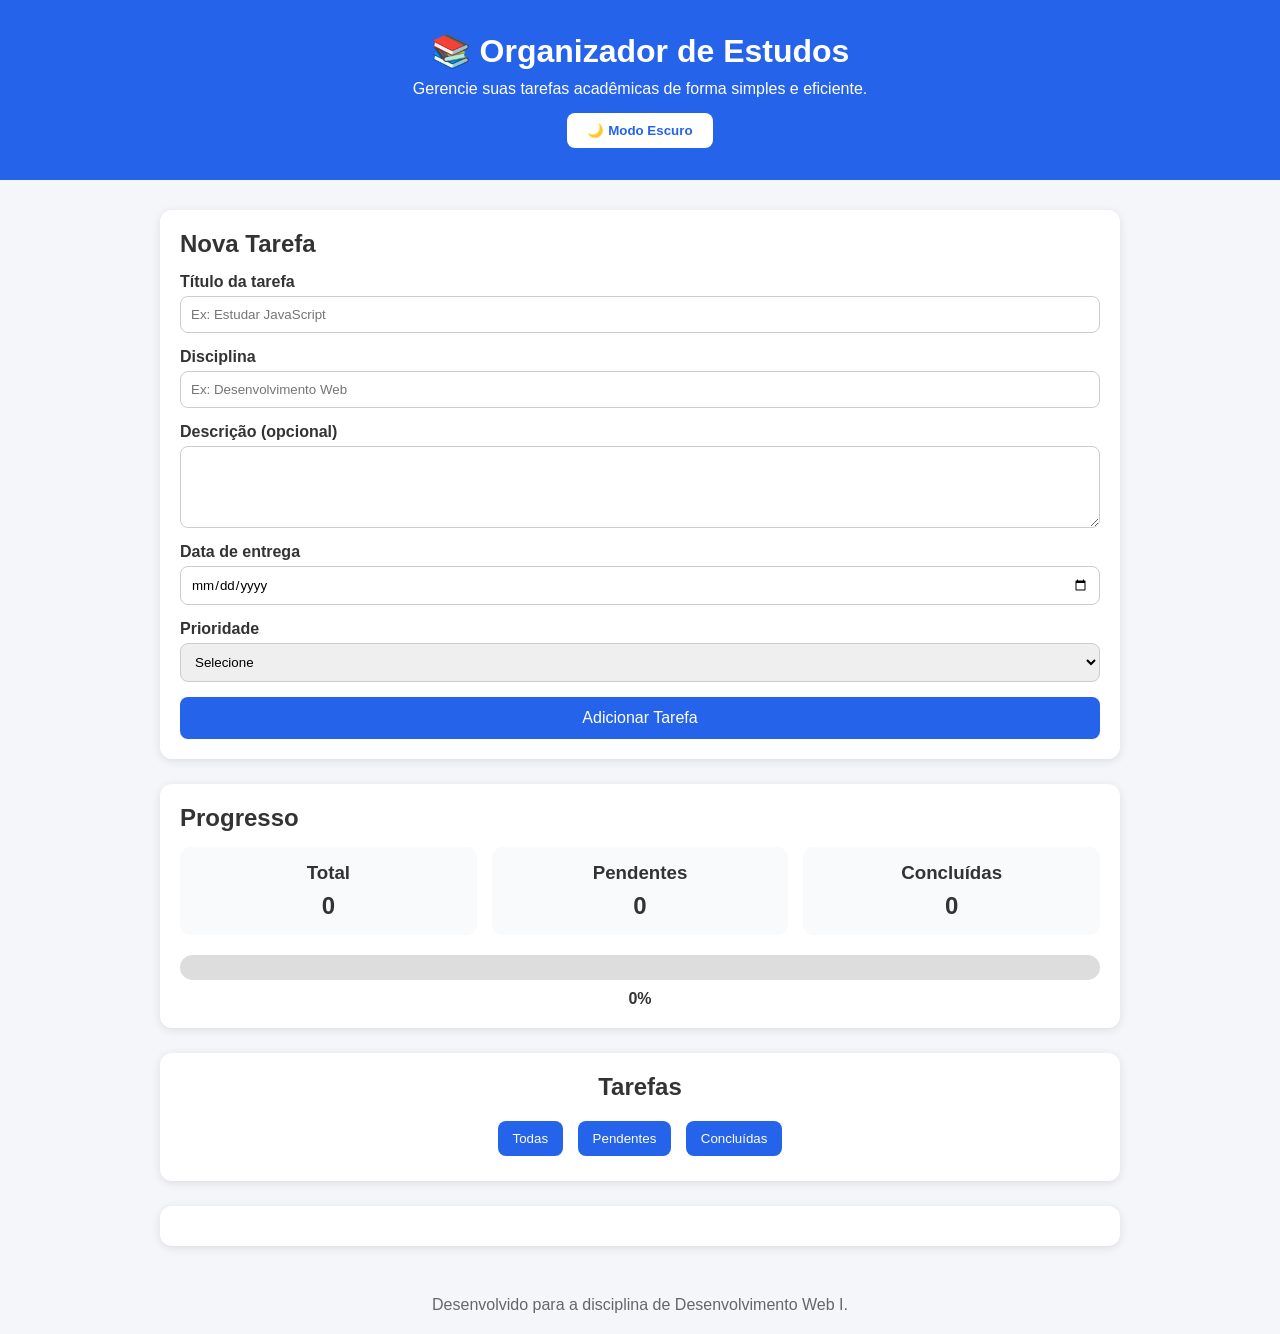
<file: index.html>
<!DOCTYPE html>
<html lang="pt-BR">
<head>
    <meta charset="UTF-8">
    <meta name="viewport" content="width=device-width, initial-scale=1.0">
    <title>Organizador de Estudos</title>
    <link rel="icon" href="images/icone.png"/>

    <link rel="stylesheet" href="css/style.css">
</head>
<body>

    <header>
        <h1>📚 Organizador de Estudos</h1>
        <p>Gerencie suas tarefas acadêmicas de forma simples e eficiente.</p>

        <button id="btn-tema">
            🌙 Modo Escuro
        </button>
    </header>

    <main>

        <!-- Formulário de cadastro -->
        <section class="cadastro-tarefa">

            <h2>Nova Tarefa</h2>

            <form id="form-tarefa">

                <div class="campo">
                    <label for="titulo">Título da tarefa</label>
                    <input
                        type="text"
                        id="titulo"
                        placeholder="Ex: Estudar JavaScript"
                        required
                    >
                </div>

                <div class="campo">
                    <label for="disciplina">Disciplina</label>
                    <input
                        type="text"
                        id="disciplina"
                        placeholder="Ex: Desenvolvimento Web"
                        required
                    >
                </div>

                <div class="campo">
                    <label for="descricao">
                        Descrição (opcional)
                    </label>

                    <textarea
                        id="descricao"
                        placeholder="Detalhes da atividade..."
                        rows="4">
                    </textarea>
                </div>

                <div class="campo">
                    <label for="data">Data de entrega</label>
                    <input
                        type="date"
                        id="data"
                        required
                    >
                </div>

                <div class="campo">
                    <label for="prioridade">Prioridade</label>

                    <select id="prioridade" required>
                        <option value="">Selecione</option>
                        <option value="Alta">Alta</option>
                        <option value="Média">Média</option>
                        <option value="Baixa">Baixa</option>
                    </select>
                </div>

                <button type="submit" id="btn-salvar">
                        Adicionar Tarefa
                </button>

                <button
                    type="button"
                    id="btn-cancelar"
                    style="display: none;">
                    Cancelar Edição
                </button>

            </form>

        </section>

        <!-- Dashboard (na verdade ainda não é uma dashboard completa rsrs!) -->
        <section class="dashboard">

            <h2>Progresso</h2>

            <div class="estatisticas">

                <div class="card">
                    <h3>Total</h3>
                    <p id="total-tarefas">0</p>
                </div>

                <div class="card">
                    <h3>Pendentes</h3>
                    <p id="pendentes">0</p>
                </div>

                <div class="card">
                    <h3>Concluídas</h3>
                    <p id="concluidas">0</p>
                </div>

            </div>

            <div class="barra-progresso">

                <div id="progresso"></div>

            </div>

            <p id="percentual">0%</p>

        </section>

        <!-- Filtros -->
        <section class="filtros">

            <h2>Tarefas</h2>

            <button id="btn-todas">
                Todas
            </button>

            <button id="btn-pendentes">
                Pendentes
            </button>

            <button id="btn-concluidas">
                Concluídas
            </button>

        </section>

        <!-- Lista de tarefas -->
        <section>

            <ul id="lista-tarefas">

                <!--
                As tarefas serão inseridas aqui
                pelo JavaScript.
                -->

            </ul>

        </section>

    </main>

    <footer>
        <p>
            Desenvolvido para a disciplina de Desenvolvimento Web I.
        </p>
    </footer>

    <script src="js/script.js"></script>

</body>
</html>
</file>
<file: css/style.css>
/* ===== RESET ===== */

* {
    margin: 0;
    padding: 0;
    box-sizing: border-box;
}

body {
    font-family: Arial, Helvetica, sans-serif;
    background-color: #f4f6f9;
    color: #333;
    min-height: 100vh;
}

/* ===== Estilização do cabeçalho ===== */

header {
    background-color: #2563eb;
    color: white;
    text-align: center;
    padding: 2rem;
}

header h1 {
    margin-bottom: 10px;
}

/* ===== Estilização do conteúdo principal ===== */

main {
    max-width: 1000px;
    margin: 30px auto;
    padding: 0 20px;
}

/* ===== Estilização das seções do site ===== */

section {
    background-color: white;
    margin-bottom: 25px;
    padding: 20px;
    border-radius: 12px;

    box-shadow: 0 2px 10px rgba(0, 0, 0, 0.1);
}

section h2 {
    margin-bottom: 15px;
}

/* ===== Estilização do formulário ===== */

.campo {
    display: flex;
    flex-direction: column;
    margin-bottom: 15px;
}

.campo label {
    margin-bottom: 5px;
    font-weight: bold;
}

.campo input,
.campo select,
.campo textarea {
    padding: 10px;
    border: 1px solid #ccc;
    border-radius: 8px;

    font-family: inherit;
}

.campo textarea {
    resize: vertical;
}

form button {
    width: 100%;
    padding: 12px;
    border: none;
    border-radius: 8px;

    background-color: #2563eb;
    color: white;

    cursor: pointer;
    font-size: 1rem;
    transition: 0.3s;
}

form button:hover {
    background-color: #1d4ed8;
}

/* ===== Dashboard (na verdade ainda não é uma dashboard completa rsrs!)===== */

.estatisticas {
    display: flex;
    gap: 15px;
    margin-bottom: 20px;
}

.card {
    flex: 1;
    text-align: center;

    background-color: #f8fafc;
    padding: 15px;

    border-radius: 10px;
}

.card h3 {
    margin-bottom: 8px;
}

.card p {
    font-size: 1.5rem;
    font-weight: bold;
}

/* ===== Barra de progresso das atividades ===== */

.barra-progresso {
    width: 100%;
    height: 25px;

    background-color: #ddd;
    border-radius: 20px;

    overflow: hidden;

    margin-bottom: 10px;
}

#progresso {
    width: 0%;
    height: 100%;

    background-color: #22c55e;

    transition: width 0.5s ease;
}

#percentual {
    text-align: center;
    font-weight: bold;
}

/* ===== botões dos filtros das atividades ===== */

.filtros {
    text-align: center;
}

.filtros button {
    padding: 10px 15px;
    margin: 5px;

    border: none;
    border-radius: 8px;

    background-color: #2563eb;
    color: white;

    cursor: pointer;
    transition: 0.3s;
}

.filtros button:hover {
    background-color: #1d4ed8;
}

/* ===== Estilização da lista de tarefas ===== */

#lista-tarefas {
    list-style: none;
}

.tarefa {
    background-color: #f8fafc;

    border-left: 6px solid #2563eb;

    margin-bottom: 15px;
    padding: 15px;

    border-radius: 10px;
}

.tarefa h3 {
    margin-bottom: 8px;
}

.tarefa p {
    margin-bottom: 5px;
}

/* ===== Cores para as prioridades das atividades ===== */

.alta {
    border-left-color: #ef4444;
}

.media {
    border-left-color: #f59e0b;
}

.baixa {
    border-left-color: #22c55e;
}

/* ===== Estilização da tarefa concluída ===== */

.concluida {
    opacity: 0.7;
    text-decoration: line-through;
}

/* ===== Estilização dos botões de tarefas ===== */

.acoes {
    margin-top: 12px;
}

.acoes button {
    padding: 8px 12px;

    border: none;
    border-radius: 6px;

    cursor: pointer;

    margin-right: 5px;
}

/* botão concluir */

.btn-concluir {
    background-color: #22c55e;
    color: white;
}

/* botão excluir */

.btn-excluir {
    background-color: #ef4444;
    color: white;
}

footer {
    text-align: center;
    padding: 20px;
    color: #666;
}

/* ===== Implementação da responsividade ===== */

@media (max-width: 768px) {

    .estatisticas {
        flex-direction: column;
    }

    .filtros button {
        width: 100%;
    }

}

.btn-editar {
    background-color: #3b82f6;
    color: white;
}


#btn-cancelar {
    width: 100%;
    margin-top: 10px;

    padding: 12px;

    border: none;
    border-radius: 8px;

    background-color: #6b7280;
    color: white;

    cursor: pointer;
}

#btn-cancelar:hover {
    background-color: #4b5563;
}

#btn-tema {
    margin-top: 15px;
    padding: 10px 20px;

    border: none;
    border-radius: 8px;

    cursor: pointer;

    background-color: white;
    color: #2563eb;

    font-weight: bold;
}

/* ===== Estilização do modo escuro ===== */

body.dark-mode {
    background-color: #121212;
    color: #e5e7eb;
}

body.dark-mode section {
    background-color: #1f2937;
    color: #e5e7eb;
}

body.dark-mode .card {
    background-color: #374151;
}

body.dark-mode .tarefa {
    background-color: #374151;
}

body.dark-mode input,
body.dark-mode select,
body.dark-mode textarea {
    background-color: #374151;
    color: white;
    border: 1px solid #6b7280;
}

body.dark-mode footer {
    color: #d1d5db;
}

.aviso-prazo{
    margin-top: 8px;
    padding: 8px;

    border-radius: 6px;

    font-weight: bold;

    background-color: #fef3c7;
    color: #92400e;
}
</file>
